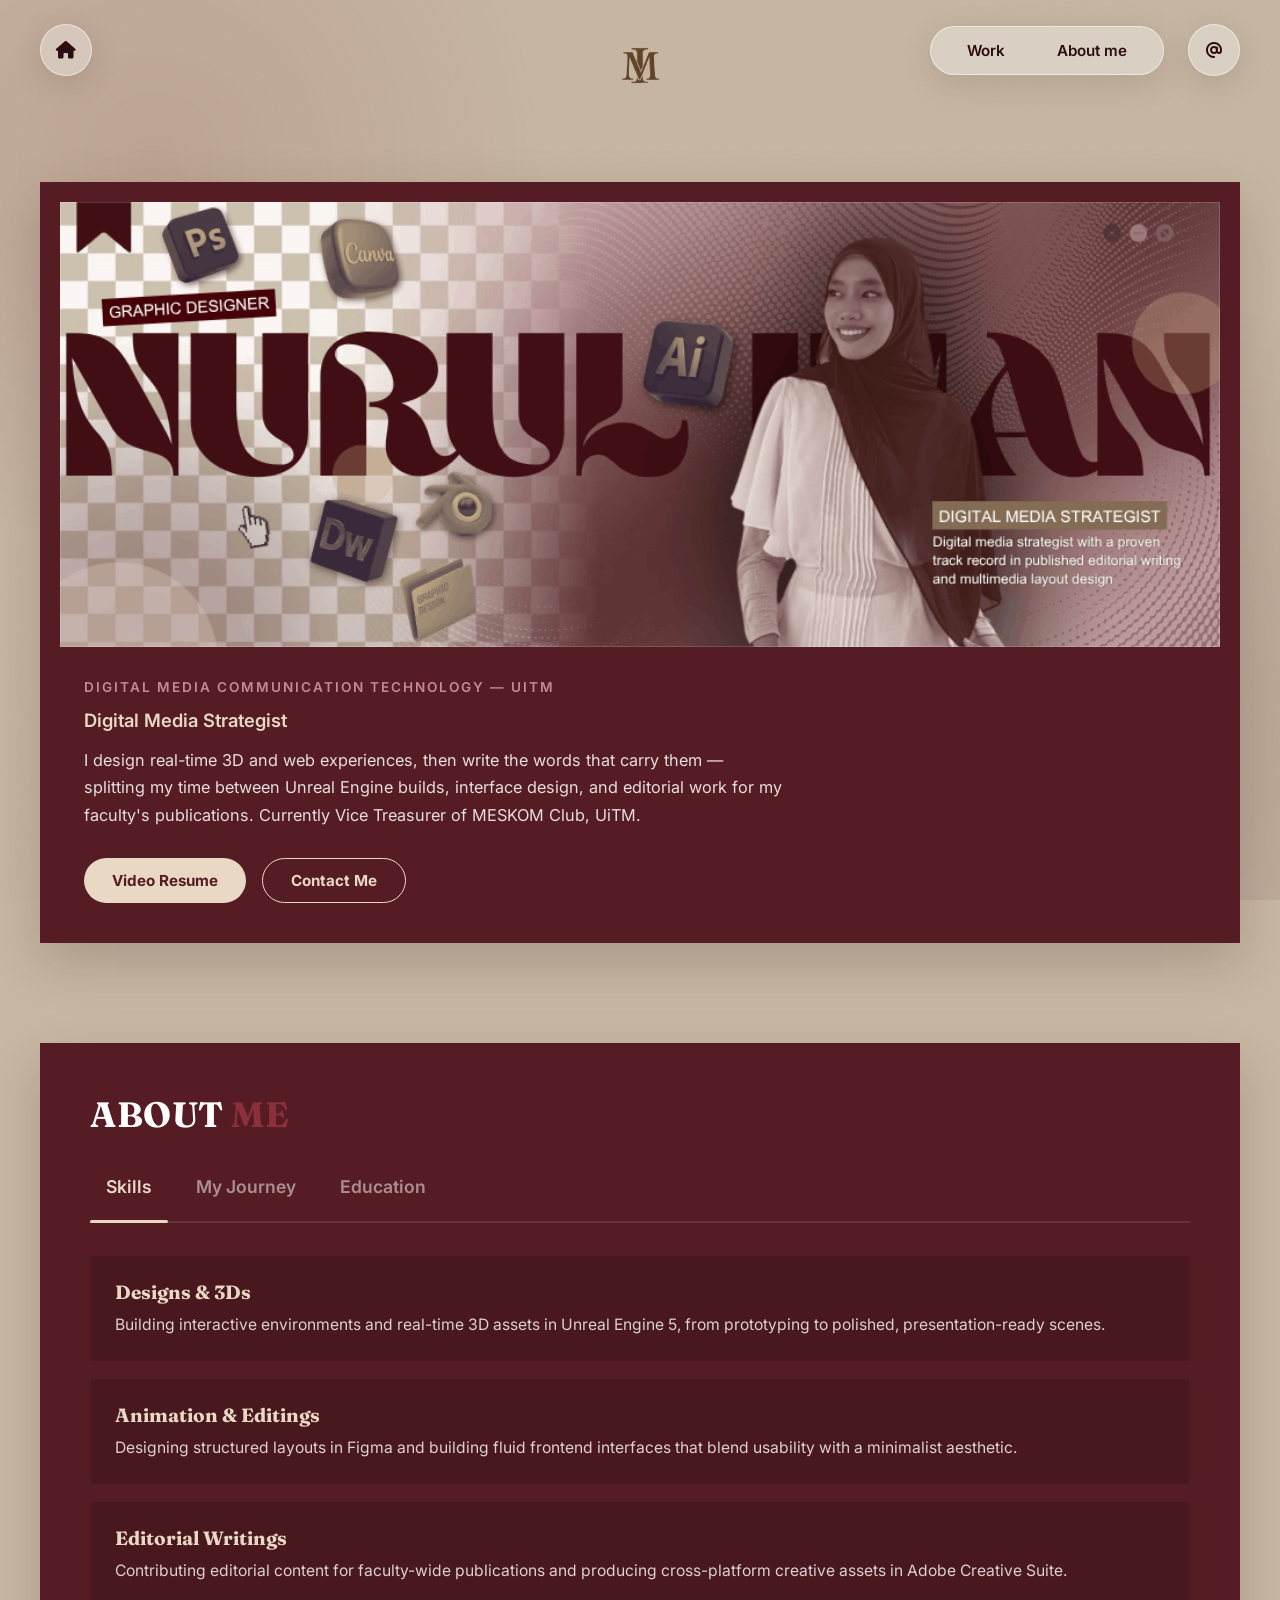
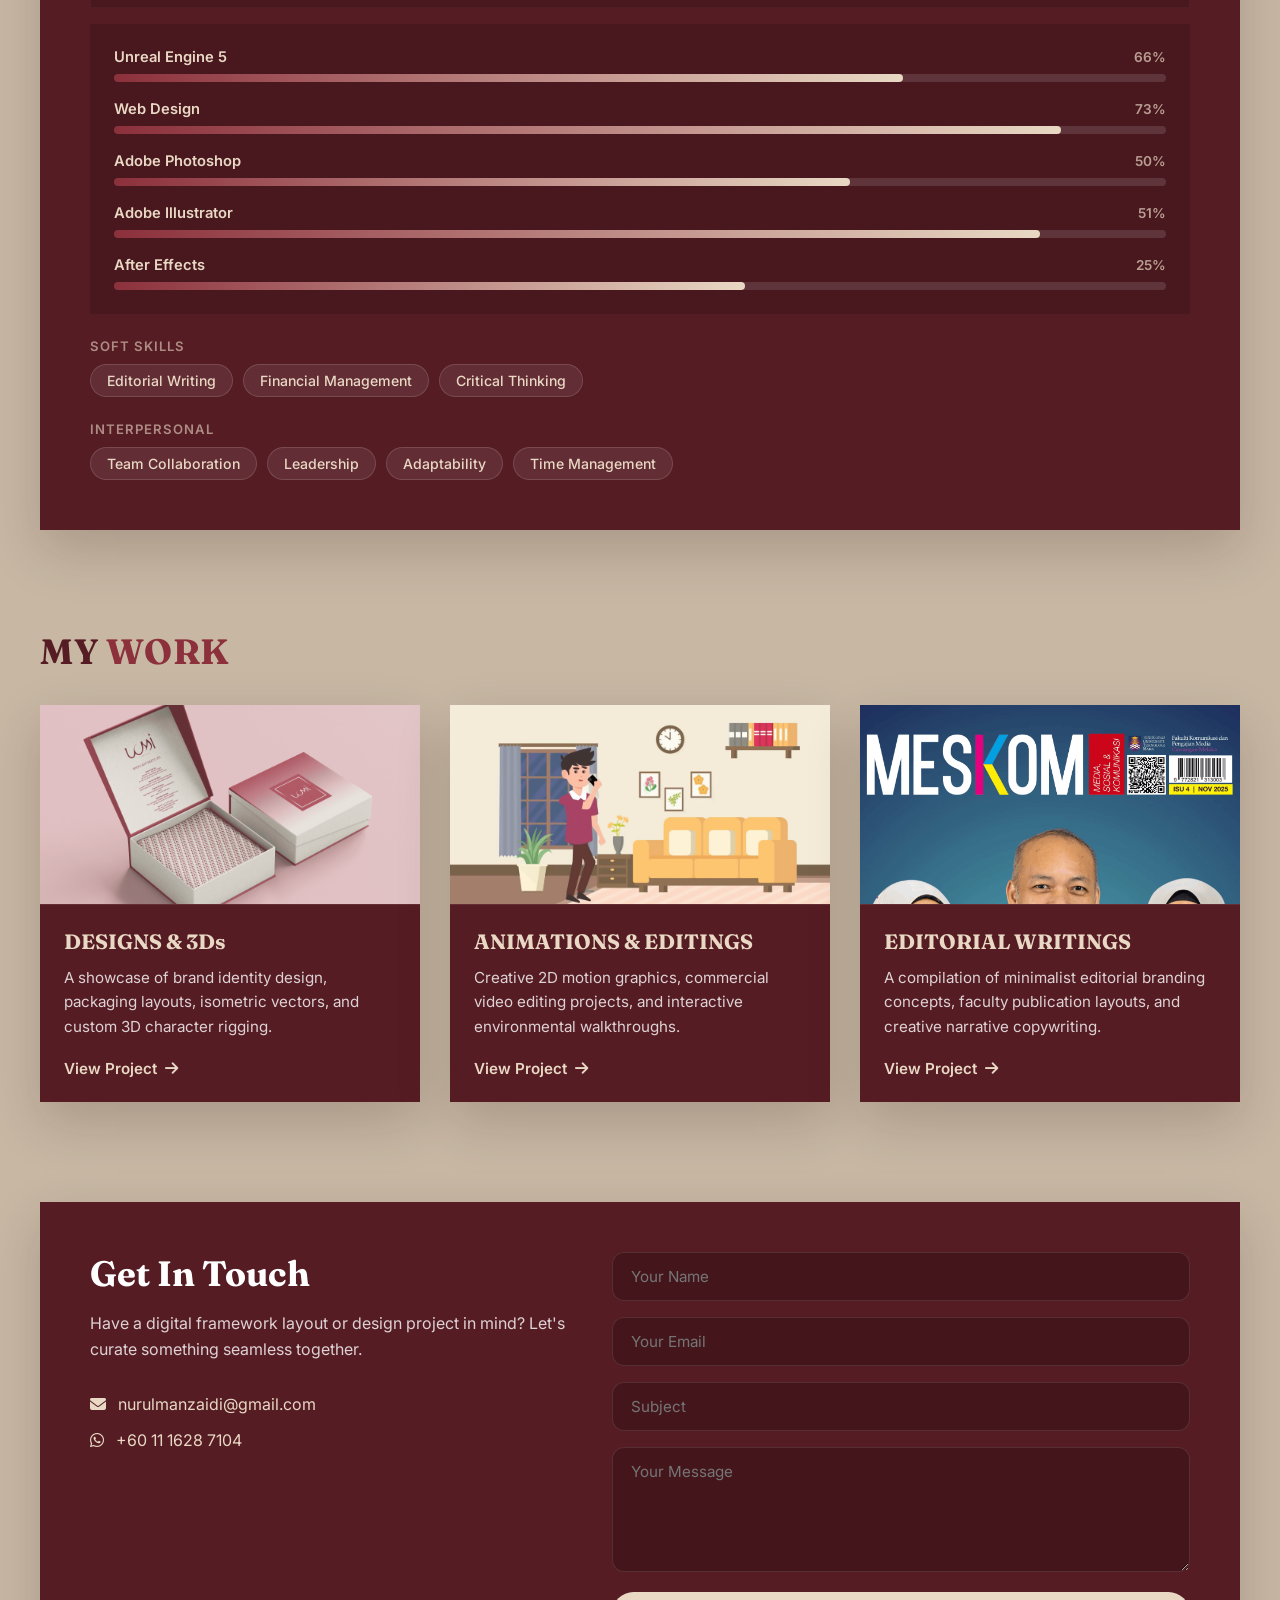
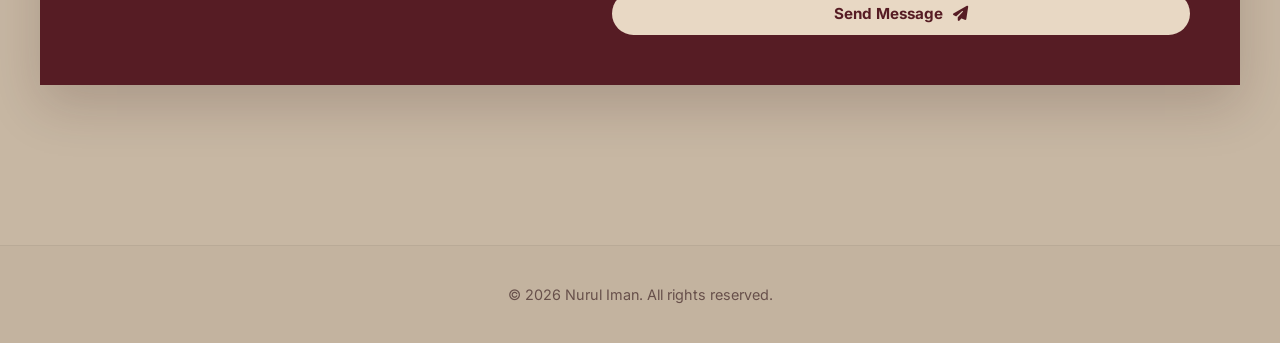
<file: index.html>
<!DOCTYPE html>
<html lang="en">
<head>
    <meta charset="UTF-8">
    <meta name="viewport" content="width=device-width, initial-scale=1.0">
    <title>Nurul Iman</title>
    <link rel="preconnect" href="https://fonts.googleapis.com">
    <link rel="preconnect" href="https://fonts.gstatic.com" crossorigin>
    <link href="https://fonts.googleapis.com/css2?family=Fraunces:opsz,wght@9..144,500;9..144,600;9..144,700&family=Inter:wght@400;500;600;700&display=swap" rel="stylesheet">
    <link rel="stylesheet" href="css/imancss.css">
    <link rel="stylesheet" href="https://cdnjs.cloudflare.com/ajax/libs/font-awesome/6.5.2/css/all.min.css">
</head>
<body>

    <!-- SPLASH / PRELOADER: logo animates in before content is revealed -->
    <div id="preloader">
        <img src="img/logoiman.png" alt="Nurul Iman Logo" class="preloader-logo">
    </div>

    <!-- BRAND LOGO: centered in the top gap, docks beside the Home icon on scroll -->
    <div class="brand-logo" id="brandLogo">
        <img src="img/logoiman.png" alt="Nurul Iman Logo">
    </div>

  <!-- FLOATING NAVIGATION BAR -->
    <header class="navbar glass">
        <a href="#hero" class="nav-icon-btn"><i class="fa-solid fa-house"></i></a>
        <nav class="nav-links">
            <a href="#work" class="nav-item">Work</a>
            <a href="#about" class="nav-item active">About me</a>
        </nav>
        <div class="social-menu-wrapper">
            <button type="button" class="nav-icon-btn social-toggle-btn" aria-expanded="false" aria-label="Social links">
                <i class="fa-solid fa-at"></i>
            </button>
            <div class="social-dropdown">
                <a href="https://www.instagram.com/imanwoo/" target="_blank" rel="noopener" class="social-dropdown-item">Instagram <i class="fa-solid fa-arrow-up-right-from-square"></i></a>
                <a href="https://www.facebook.com/share/18yM1gb2Vv/" target="_blank" rel="noopener" class="social-dropdown-item">Facebook <i class="fa-solid fa-arrow-up-right-from-square"></i></a>
                <a href="https://www.linkedin.com/in/nurul-iman-1207bb411/" target="_blank" rel="noopener" class="social-dropdown-item">LinkedIn <i class="fa-solid fa-arrow-up-right-from-square"></i></a>
                
             
            </div>
        </div>
    </header>
	
    <main class="container">

        <section id="hero" class="hero-section">
            <div class="hero-card mirror-card">
             <div class="hero-image-banner" style="background-image: url('img/nuruliman.png');">
                </div>
                <div class="hero-body">
                    <p class="hero-eyebrow">Digital Media Communication Technology &mdash; UiTM</p>
                    <p class="hero-subtitle">Digital Media Strategist</p>
                    <p class="hero-description">
                        I design real-time 3D and web experiences, then write the words that carry them &mdash; splitting my time between Unreal Engine builds, interface design, and editorial work for my faculty's publications. Currently Vice Treasurer of MESKOM Club, UiTM.
                    </p>
                   <div class="hero-cta">
    <!-- Reverted back to a standard anchor link that opens in a new tab -->
    <a href="https://www.youtube.com/@namivyan" class="btn btn-primary" target="_blank" rel="noopener noreferrer">
        Video Resume
    </a>
    <a href="#contact" class="btn btn-secondary">Contact Me</a>
</div>
                    </div>
                </div>
        </section>
		

        <section id="about" class="about-section">
            <div class="about-card mirror-card">
                <h2 class="section-title">ABOUT <span>ME</span></h2>

                <div class="tabs-nav">
                    <button class="tab-btn active" data-tab="skills">Skills</button>
                    <button class="tab-btn" data-tab="journey">My Journey</button>
                    <button class="tab-btn" data-tab="education">Education</button>
                </div>

                <div class="tab-viewport">

                    <div class="tab-panel active" id="skills">
                        <div class="panel-item">
                            <h3>Designs &amp; 3Ds</h3>
                            <p>Building interactive environments and real-time 3D assets in Unreal Engine 5, from prototyping to polished, presentation-ready scenes.</p>
                        </div>
                        <div class="panel-item">
                            <h3>Animation &amp; Editings</h3>
                            <p>Designing structured layouts in Figma and building fluid frontend interfaces that blend usability with a minimalist aesthetic.</p>
                        </div>
                        <div class="panel-item">
                            <h3>Editorial Writings</h3>
                            <p>Contributing editorial content for faculty-wide publications and producing cross-platform creative assets in Adobe Creative Suite.</p>
                        </div>

                        <div class="skill-bars">
                            <div class="skill-bar-item">
                                <div class="skill-bar-label"><span>Unreal Engine 5</span><span class="skill-bar-percent">0%</span></div>
                                <div class="skill-bar-track"><div class="skill-bar-fill" data-percent="75"></div></div>
                            </div>
                            <div class="skill-bar-item">
                                <div class="skill-bar-label"><span>Web Design</span><span class="skill-bar-percent">0%</span></div>
                                <div class="skill-bar-track"><div class="skill-bar-fill" data-percent="90"></div></div>
                            </div>
                            <div class="skill-bar-item">
                                <div class="skill-bar-label"><span>Adobe Photoshop</span><span class="skill-bar-percent">0%</span></div>
                                <div class="skill-bar-track"><div class="skill-bar-fill" data-percent="70"></div></div>
                            </div>
                            <div class="skill-bar-item">
                                <div class="skill-bar-label"><span>Adobe Illustrator</span><span class="skill-bar-percent">0%</span></div>
                                <div class="skill-bar-track"><div class="skill-bar-fill" data-percent="88"></div></div>
                            </div>
                            <div class="skill-bar-item">
                                <div class="skill-bar-label"><span>After Effects</span><span class="skill-bar-percent">0%</span></div>
                                <div class="skill-bar-track"><div class="skill-bar-fill" data-percent="60"></div></div>
                            </div>
                        </div>

                        <div class="tag-group">
                            <p class="tag-group-label">Soft Skills</p>
                            <div class="tag-list">
                                <span class="tag">Editorial Writing</span>
                                <span class="tag">Financial Management</span>
                                <span class="tag">Critical Thinking</span>
                            </div>
                        </div>
                        <div class="tag-group">
                            <p class="tag-group-label">Interpersonal</p>
                            <div class="tag-list">
                                <span class="tag">Team Collaboration</span>
                                <span class="tag">Leadership</span>
                                <span class="tag">Adaptability</span>
                                <span class="tag">Time Management</span>
                            </div>
                        </div>
                    </div>

                    <div class="tab-panel" id="journey">
                        <div class="timeline">

                            <div class="timeline-item">
                                <span class="timeline-dot"></span>
                                <p class="timeline-date">2024 &ndash; 2026</p>
                                <h3>Editorial Team Member, MESKOM Club</h3>
                                <p>Contributed editorial content for faculty-wide publications, using creative writing to cover club and campus events.</p>
                            </div>

                            <div class="timeline-item">
                                <span class="timeline-dot"></span>
                                <p class="timeline-date">2025</p>
                                <h3>Technical Bureau Member, Junior Crew &mdash; NGT, PIXELFES 1.0</h3>
                                <p>Provided technical support and helped coordinate creative workflows to keep event assets on schedule.</p>
                            </div>

                            <div class="timeline-item">
                                <span class="timeline-dot"></span>
                                <p class="timeline-date">2025</p>
                                <h3>Crowd Management &amp; Logistics, Neo&ndash;South Film Festival</h3>
                                <p>Orchestrated crowd flow and venue safety for a high-traffic campus film festival, working with the organizing committee on entry, exit, and attendee security.</p>
                            </div>

                            <div class="timeline-item">
                                <span class="timeline-dot"></span>
                                <p class="timeline-date">2025</p>
                                <h3>F&amp;B Logistics, MassComm Alumni Homecoming (Hi&ndash;Tea Reunion)</h3>
                                <p>Facilitated food and beverage operations for a large-scale alumni event.</p>
                            </div>

                            <div class="timeline-item">
                                <span class="timeline-dot"></span>
                                <p class="timeline-date">2026</p>
                                <h3>Treasurer, Beta Fiesta &mdash; PIXELFES 2.0</h3>
                                <p>Managed budget allocations and financial tracking for a large-scale campus event, ensuring accurate reporting from planning through execution.</p>
                            </div>

                            <div class="timeline-item">
                                <span class="timeline-dot"></span>
                                <p class="timeline-date">2026</p>
                                <h3>Vice Treasurer, MESKOM Club</h3>
                                <p>Overseeing financial records and budgeting for club operations.</p>
                            </div>

                        </div>
                    </div>

                    <div class="tab-panel" id="education">
                        <div class="panel-item">
                            <h3>Diploma in Digital Media Communication Technology</h3>
                            <p class="meta-info">Universiti Teknologi MARA (UiTM), Alor Gajah, Melaka &nbsp;|&nbsp; 2024 &ndash; Present &nbsp;|&nbsp; CGPA 3.58</p>
                            <p>Focusing on strategic communications, backend/frontend layouts, interactive multimedia systems, and data assessment workflows.</p>
                        </div>
                        <div class="panel-item">
                            <h3>Sijil Pelajaran Malaysia (SPM)</h3>
                            <p class="meta-info">SMK Datok Lokman &nbsp;|&nbsp; 2019 &ndash; 2024 &nbsp;|&nbsp; 4A's </p>
                        </div>
                    </div>

                </div>
            </div>
        </section>

        <section id="work" class="work-section">
            <h2 class="section-title">MY <span>WORK</span></h2>
            <div class="work-grid">
              <div class="project-card mirror-card">
    <div class="project-thumb">
        <img src="img/graphicdesign/GD3.png" alt="UI/UX Portfolio Preview">
    </div>
    <div class="project-info">
        <h3>DESIGNS &amp; 3Ds</h3>
        <p>A showcase of brand identity design, packaging layouts, isometric vectors, and custom 3D character rigging.</p>
        <a href="project.html" class="view-project-link">View Project <i class="fa-solid fa-arrow-right"></i></a>
    </div>
</div>

<div class="project-card mirror-card">
    <div class="project-thumb">
        <img src="img/edi1.png" alt="3D Environments Preview">
    </div>
    <div class="project-info">
        <h3>ANIMATIONS &amp; EDITINGS</h3>
        <p>Creative 2D motion graphics, commercial video editing projects, and interactive environmental walkthroughs.</p>
        <a href="project.html" class="view-project-link">View Project <i class="fa-solid fa-arrow-right"></i></a>
    </div>
</div>

<div class="project-card mirror-card">
    <div class="project-thumb">
        <img src="img/articles1.png" alt="Editorial Writings Preview">
    </div>
    <div class="project-info">
        <h3>EDITORIAL WRITINGS</h3>
        <p>A compilation of minimalist editorial branding concepts, faculty publication layouts, and creative narrative copywriting.</p>
        <a href="project.html" class="view-project-link">View Project <i class="fa-solid fa-arrow-right"></i></a>
    </div>
</div>
                </div>
            
        </section>

        <section id="contact" class="contact-section">
            <div class="contact-container mirror-card">
                <div class="contact-info">
                    <h2>Get In <span>Touch</span></h2>
                    <p>Have a digital framework layout or design project in mind? Let's curate something seamless together.</p>
                    <div class="info-links">
                        <a href="mailto:nurulmanzaidi@gmail.com"><i class="fa-solid fa-envelope"></i> nurulmanzaidi@gmail.com</a>
                       <a href="https://wa.me/601116287104" target="_blank" rel="noopener"><i class="fa-brands fa-whatsapp"></i> +60 11 1628 7104</a>
                    </div>
                </div>
                
                <!-- INTEGRATED POST METHOD ENGINE WITH WEB3FORMS BACKEND API -->
                <form action="https://api.web3forms.com/submit" method="POST" class="contact-form">
                    
                    <!-- Your Web3Forms Access Key -->
                    <input type="hidden" name="access_key" value="a4de2716-54a9-45b9-9e8f-23bddbbc25c5">
                    
                    <div class="form-group">
                        <input type="text" name="name" placeholder="Your Name" required>
                    </div>
                    <div class="form-group">
                        <input type="email" name="email" placeholder="Your Email" required>
                    </div>
                    <div class="form-group">
                        <input type="text" name="subject" placeholder="Subject">
                    </div>
                    <div class="form-group">
                        <textarea name="message" placeholder="Your Message" rows="5" required></textarea>
                    </div>
                    <button type="submit" class="btn btn-primary form-submit-btn">Send Message <i class="fa-solid fa-paper-plane"></i></button>
                </form>
            </div>
        </section>

    </main>

    <footer class="footer">
        <p>&copy; 2026 Nurul Iman. All rights reserved.</p>
    </footer>

   <div id="mediaModal" class="media-modal" aria-hidden="true">
        <div class="modal-content">
            <button type="button" class="modal-close" aria-label="Close modal">&times;</button>
            <div class="modal-body" id="modalBody"></div>
        </div>
    </div>

    <script src="js/imanjs.js"></script>
</body>
</html>
</file>
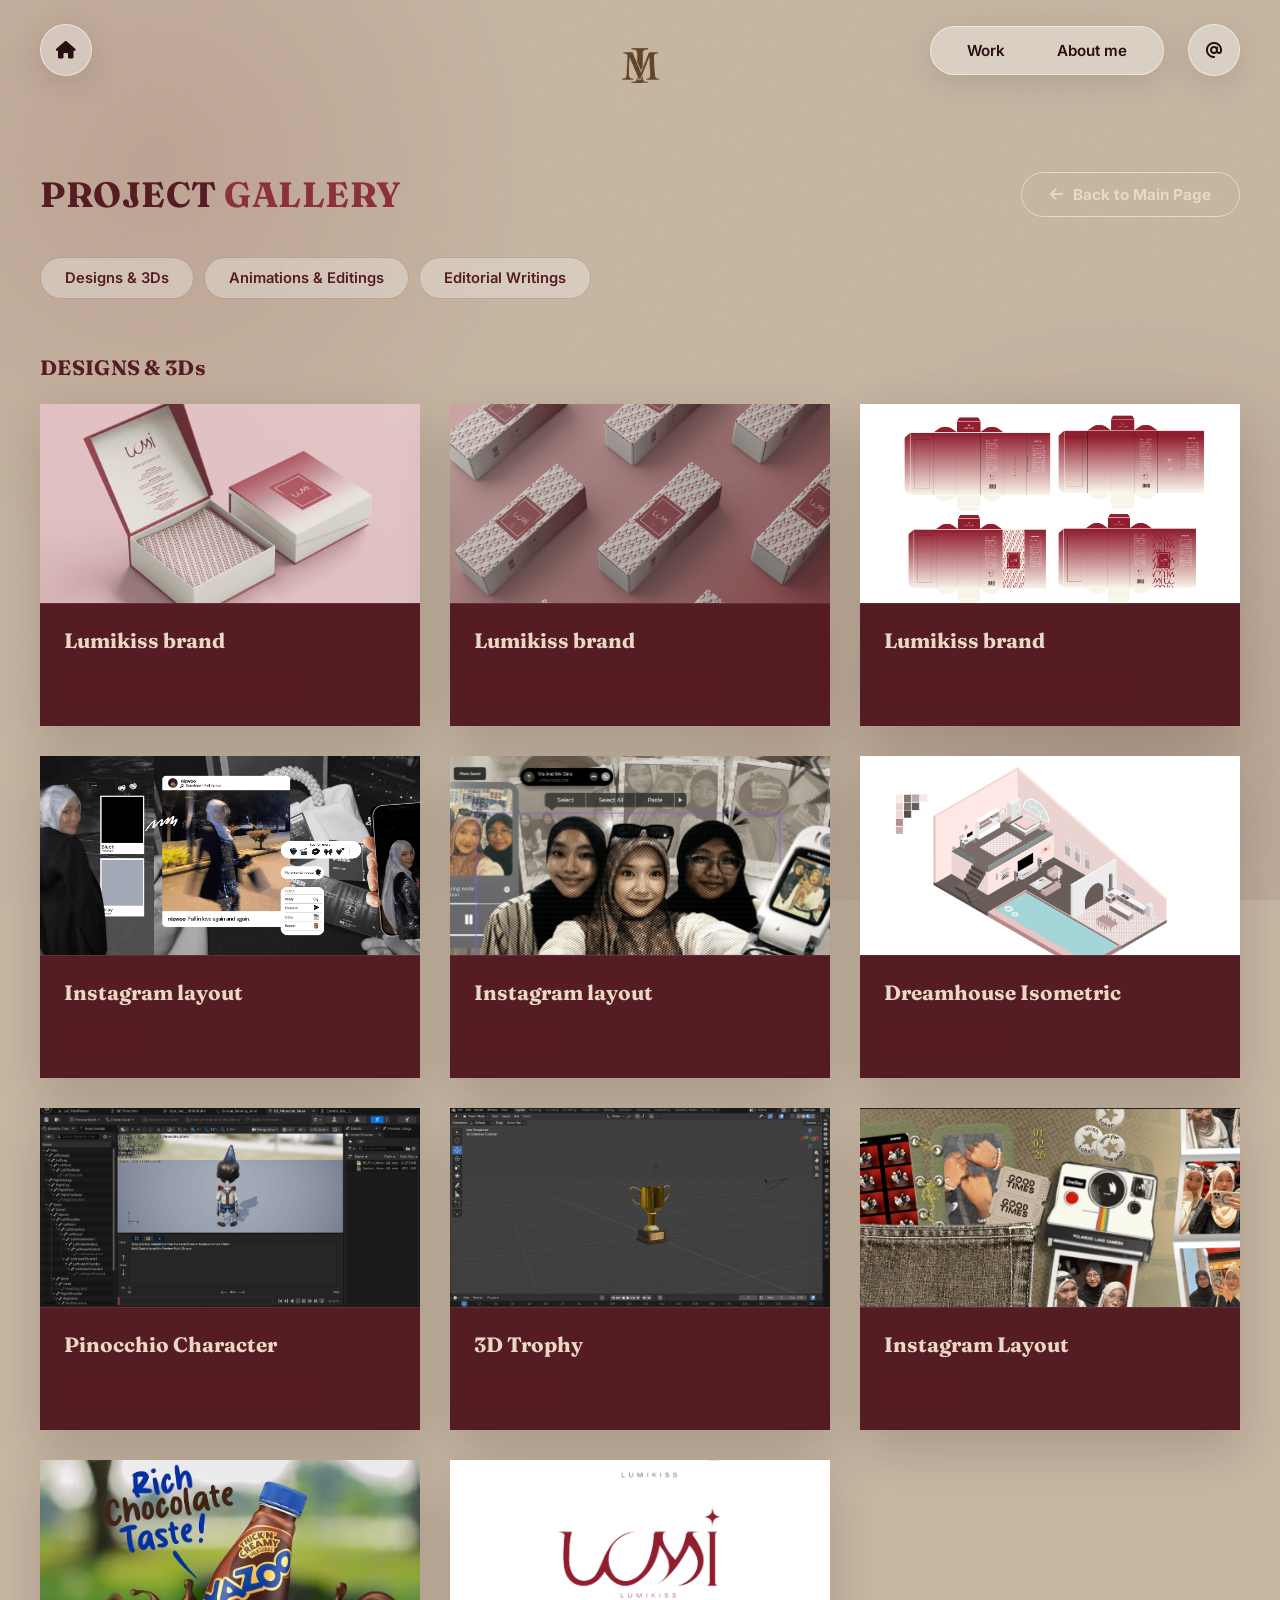
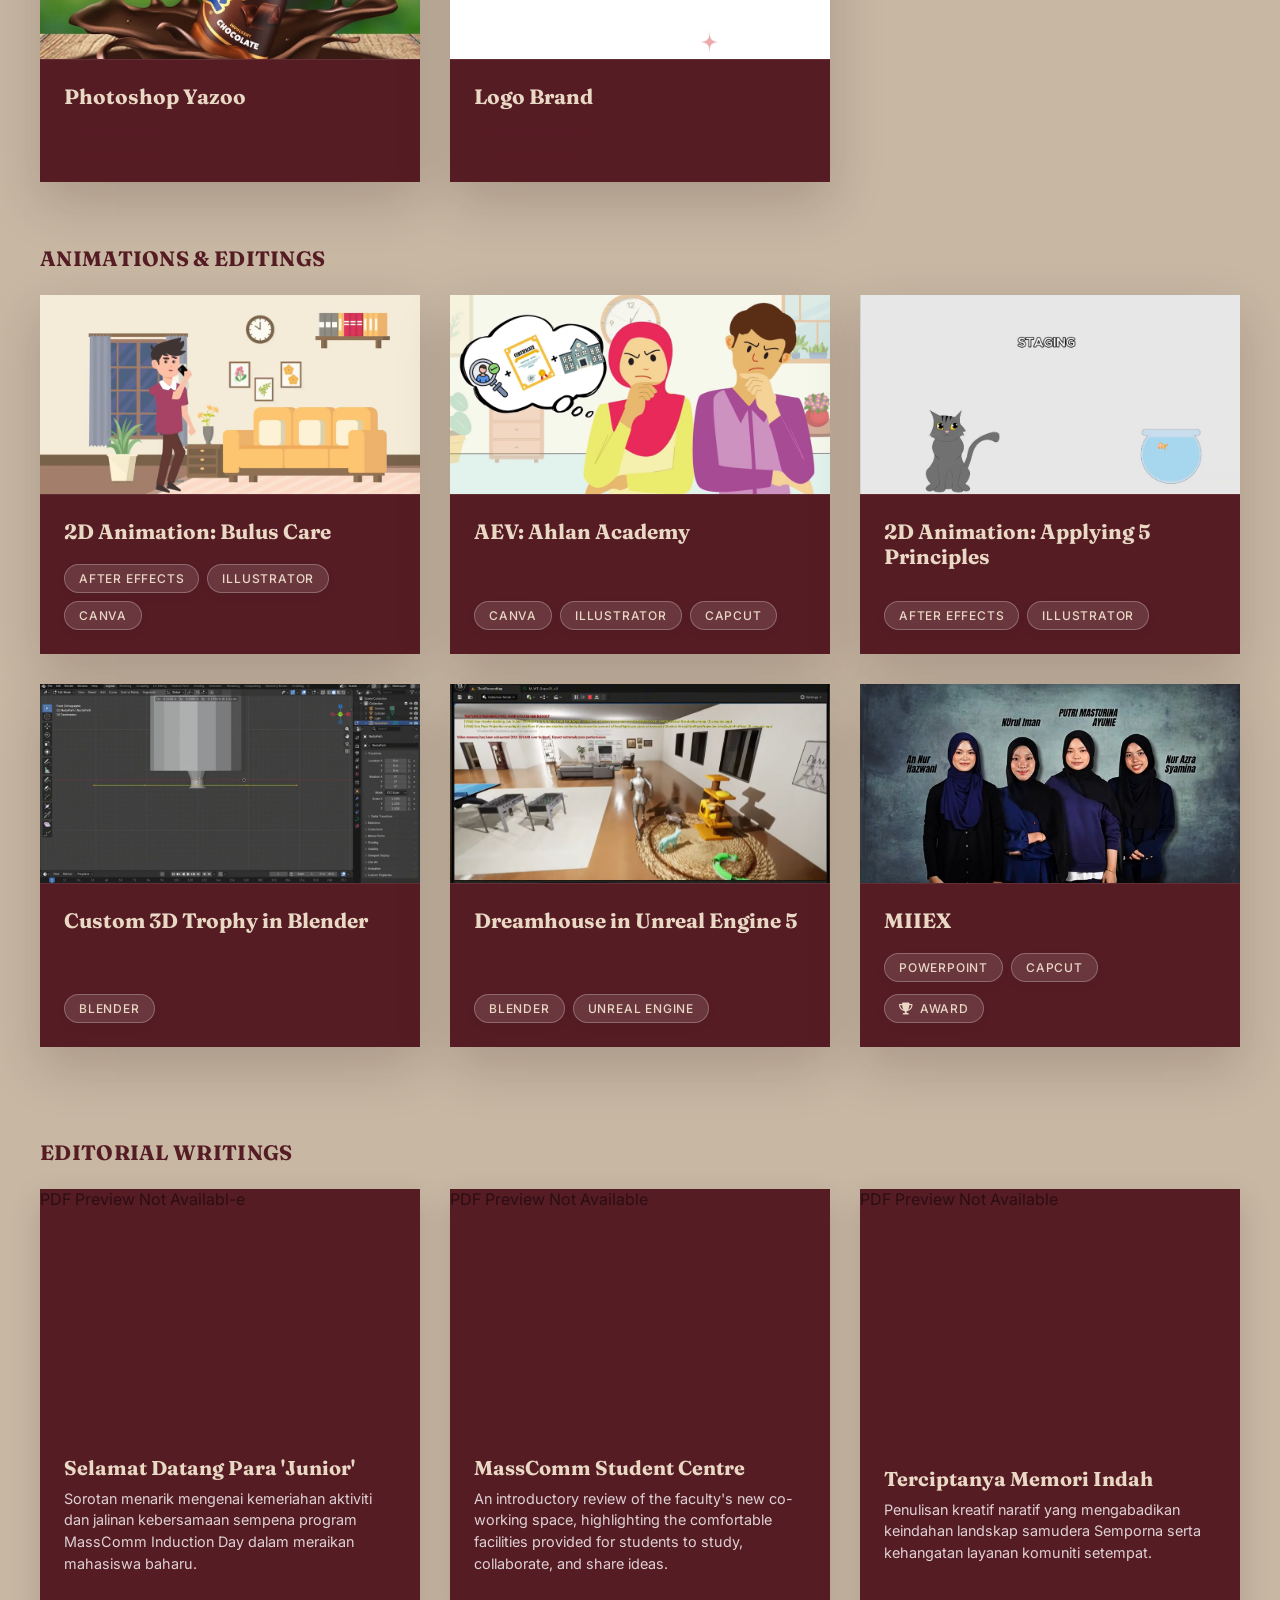
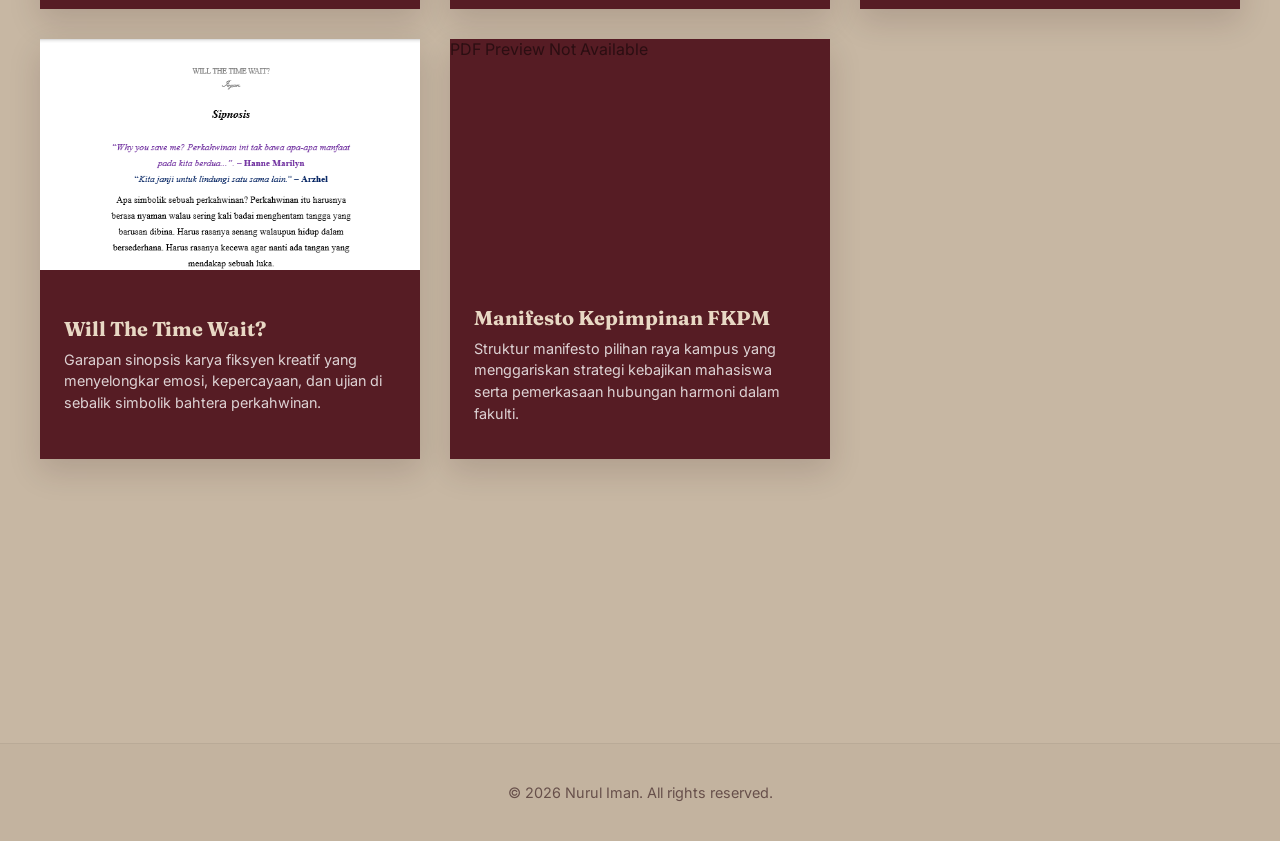
<file: project.html>
<!DOCTYPE html>
<html lang="en">
<head>
    <meta charset="UTF-8">
    <meta name="viewport" content="width=device-width, initial-scale=1.0">
    <title>Nurul Iman | Projects Gallery</title>

    <link rel="preconnect" href="https://fonts.googleapis.com">
    <link rel="preconnect" href="https://fonts.gstatic.com" crossorigin>
    <link href="https://fonts.googleapis.com/css2?family=Fraunces:opsz,wght@9..144,500;9..144,600;9..144,700&family=Inter:wght@400;500;600;700&display=swap" rel="stylesheet">

    <!-- Custom CSS stylesheet link -->
    <link rel="stylesheet" href="css/projectcss.css">

    <!-- Vector icon pack connection -->
    <link rel="stylesheet" href="https://cdnjs.cloudflare.com/ajax/libs/font-awesome/6.5.2/css/all.min.css">
</head>
<body>

    <!-- BRAND LOGO: sits at the top, fades out while scrolling -->
    <div class="brand-logo" id="brandLogo">
        <img src="img/logoiman.png" alt="Nurul Iman Logo">
    </div>

    <!-- FLOATING NAVIGATION BAR -->
    <header class="navbar glass">
        <a href="index.html#hero" class="nav-icon-btn" title="Home"><i class="fa-solid fa-house"></i></a>
        <nav class="nav-links">
            <a href="index.html#work" class="nav-item active">Work</a>
            <a href="index.html#about" class="nav-item">About me</a>
        </nav>
        <div class="social-menu-wrapper">
            <button type="button" class="nav-icon-btn social-toggle-btn" aria-expanded="false" aria-label="Social links">
                <i class="fa-solid fa-at"></i>
            </button>
            <div class="social-dropdown">
                <a href="https://www.instagram.com/imanwoo/" target="_blank" rel="noopener" class="social-dropdown-item">Instagram <i class="fa-solid fa-arrow-up-right-from-square"></i></a>
                <a href="https://www.facebook.com/share/18yM1gb2Vv/" target="_blank" rel="noopener" class="social-dropdown-item">Facebook <i class="fa-solid fa-arrow-up-right-from-square"></i></a>
                <a href="https://www.linkedin.com/in/nurul-iman-1207bb411/" target="_blank" rel="noopener" class="social-dropdown-item">LinkedIn <i class="fa-solid fa-arrow-up-right-from-square"></i></a>
				
			
            </div>
        </div>
    </header>

    <main class="container">

        <!-- PROJECT GALLERY HEADER -->
        <section class="work-section project-gallery-section">
            <div class="project-header-flex">
                <h2 class="section-title">PROJECT <span>GALLERY</span></h2>
                <a href="index.html#work" class="btn btn-secondary"><i class="fa-solid fa-arrow-left"></i> Back to Main Page</a>
            </div>

            <!-- CATEGORY SUB-NAVIGATION: jumps to each project category below -->
            <nav class="project-subnav">
                <a href="#category-uiux" class="subnav-item active">Designs &amp; 3Ds</a>
                <a href="#category-3d" class="subnav-item">Animations &amp; Editings</a>
                <a href="#category-editorial" class="subnav-item">Editorial Writings</a>
            </nav>

        <!-- CATEGORY: DESIGNS & 3Ds -->
        <div class="project-category" id="category-uiux">
            <h3 class="category-heading">DESIGNS &amp; 3Ds</h3>
            <div class="work-grid">

                <!-- CARD 1 -->
                <div class="project-card mirror-card image-modal-card" data-full-img="img/graphicdesign/GD3.png" style="cursor: pointer;">
                    <div class="project-thumb">
                        <img src="img/graphicdesign/GD3.png" alt="Lumikiss brand packaging open box">
                    </div>
                    <div class="project-info">
                        <h3>Lumikiss brand</h3>
                        <div class="software-badges">
                            <span class="badge ai">Illustrator</span>
                            <span class="badge ps">Photoshop</span>
                        </div>
                    </div>
                </div>

                <!-- CARD 2 -->
                <div class="project-card mirror-card image-modal-card" data-full-img="img/graphicdesign/GD4.png" style="cursor: pointer;">
                    <div class="project-thumb">
                       <img src="img/graphicdesign/GD4.png" alt="Lumikiss brand multi box alignment">
                    </div>
                    <div class="project-info">
                        <h3>Lumikiss brand</h3>
                        <div class="software-badges">
                            <span class="badge ai">Illustrator</span>
                            <span class="badge ps">Photoshop</span>
                        </div>
                    </div>
                </div>

                <!-- CARD 3 -->
                <div class="project-card mirror-card image-modal-card" data-full-img="img/graphicdesign/GD5.png" style="cursor: pointer;">
                    <div class="project-thumb">
                        <img src="img/graphicdesign/GD5.png" alt="Lumikiss brand flat layout outlines">
                    </div>
                    <div class="project-info">
                        <h3>Lumikiss brand</h3>
                        <div class="software-badges">
                            <span class="badge ai">Illustrator</span>
                            <span class="badge ps">Photoshop</span>
                        </div>
                    </div>
                </div>

                <!-- CARD 4 -->
                <div class="project-card mirror-card image-modal-card" data-full-img="img/graphicdesign/random1.png" style="cursor: pointer;">
                    <div class="project-thumb">
                       <img src="img/graphicdesign/random1.png" alt="Yazoo Chocolate milk advertisement fluid spill">
                    </div>
                    <div class="project-info">
                        <h3>Instagram layout</h3>
                        <div class="software-badges">
                            <span class="badge ps">CANVA</span>
                        </div>
                    </div>
                </div>

                <!-- CARD 5 -->
                <div class="project-card mirror-card image-modal-card" data-full-img="img/graphicdesign/random2.png" style="cursor: pointer;">
                    <div class="project-thumb">
                       <img src="img/graphicdesign/random2.png" alt="Lumikiss vector font logomark design">
                    </div>
                    <div class="project-info">
                        <h3>Instagram layout</h3>
                        <div class="software-badges">
                            <span class="badge ai">CANVA</span>
                        </div>
                    </div>
                </div>

               <!-- CARD 6 -->
                <div class="project-card mirror-card image-modal-card" data-full-img="img/graphicdesign/isometric.png" style="cursor: pointer;">
                    <div class="project-thumb">
                       <img src="img/graphicdesign/isometric.png" alt="Dreamhouse Isometric architectural floor vector preview">
                    </div>
                    <div class="project-info">
                        <h3>Dreamhouse Isometric</h3>
                        <div class="software-badges">
                            <span class="badge ai">Illustrator</span>
                        </div>
                    </div>
                </div>
				
                <!-- CARD 7 -->
                <div class="project-card mirror-card image-modal-card" data-full-img="img/graphicdesign/3D1.png" style="cursor: pointer;">
                    <div class="project-thumb">
                        <img src="img/graphicdesign/3D1.png" alt="Pinocchio 3D custom skeletal rigging rig blueprint layout node window">
                    </div>
                    <div class="project-info">
                        <h3>Pinocchio Character</h3>
                        <div class="software-badges">
                            <span class="badge blender">Blender</span>
                            <span class="badge mixamo">Mixamo</span>
                            <span class="badge ue5">UE5</span>
                        </div>
                    </div>
                </div>

                <!-- CARD 8 -->
                <div class="project-card mirror-card image-modal-card" data-full-img="img/graphicdesign/3D2.png" style="cursor: pointer;">
                    <div class="project-thumb">
                      <img src="img/graphicdesign/3D2.png" alt="Gold Trophy shiny metallic surface block render view">
                    </div>
                    <div class="project-info">
                        <h3>3D Trophy</h3>
                        <div class="software-badges">
                            <span class="badge blender">Blender</span>
                        </div>
                    </div>
                </div>

                <!-- CARD 9 -->
                <div class="project-card mirror-card image-modal-card" data-full-img="img/graphicdesign/random3.png" style="cursor: pointer;">
                    <div class="project-thumb">
                      <img src="img/graphicdesign/random3.png" alt="Instagram Layout collage frame 01 mockup text grid">
                    </div>
                    <div class="project-info">
                        <h3>Instagram Layout</h3>
                        <div class="software-badges">
                            <span class="badge canva">Canva</span>
                        </div>
                    </div>
                </div>

                <!-- CARD 10 -->
                <div class="project-card mirror-card image-modal-card" data-full-img="img/graphicdesign/cocoa.jpg" style="cursor: pointer;">
                    <div class="project-thumb">
                      <img src="img/graphicdesign/cocoa.jpg" alt="Instagram Layout collage frame 02 polaroid film filter layout">
                    </div>
                    <div class="project-info">
                        <h3>Photoshop Yazoo</h3>
                        <div class="software-badges">
                            <span class="badge canva">PHOTOSHOP</span>
                        </div>
                    </div>
                </div>

                <!-- CARD 11 -->
                <div class="project-card mirror-card image-modal-card" data-full-img="img/graphicdesign/GD2.png" style="cursor: pointer;">
                    <div class="project-thumb">
                      <img src="img/graphicdesign/GD2.png" alt="Instagram Layout collage frame 03 denim jeans pocket backdrop layout">
                    </div>
                    <div class="project-info">
                        <h3>Logo Brand</h3>
                        <div class="software-badges">
                            <span class="badge canva">ILLUSTRATOR</span>
                        </div>
                    </div>
                </div>

            </div>
        </div>
			
<!-- CATEGORY: ANIMATIONS & EDITINGS -->
            <div class="project-category" id="category-3d">
                <h3 class="category-heading">ANIMATIONS &amp; EDITINGS</h3>
                <div class="work-grid">

                    <!-- VIDEO CARD 1: BULUS CARE -->
                    <div class="project-card mirror-card video-modal-card" data-youtube="https://www.youtube.com/embed/LeE30hqPzmk">
                        <div class="project-thumb">
                            <img src="img/edi1.png" alt="2D Animation: Bulus Care">
                        </div>
                        <div class="project-info">
                            <h3>2D Animation: Bulus Care</h3>
                            <div class="software-badges">
                                <span class="badge">After Effects</span>
                                <span class="badge">Illustrator</span>
                                <span class="badge">Canva</span>
                            </div>
                        </div>
                    </div>

                    <!-- VIDEO CARD 2: AHLAN ACADEMY -->
                    <div class="project-card mirror-card video-modal-card" data-youtube="https://www.youtube.com/embed/fsOeLhVEgac">
                        <div class="project-thumb">
                            <img src="img/edit2.png" alt="AEV: Ahlan Academy">
                        </div>
                        <div class="project-info">
                            <h3>AEV: Ahlan Academy</h3>
                            <div class="software-badges">
                                <span class="badge">Canva</span>
                                <span class="badge">Illustrator</span>
                                <span class="badge">CapCut</span>
                            </div>
                        </div>
                    </div>

                    <!-- VIDEO CARD 3: 5 PRINCIPLES -->
                    <div class="project-card mirror-card video-modal-card" data-youtube="https://www.youtube.com/embed/xnZ9wS9dLq0">
                        <div class="project-thumb">
                            <img src="img/edit3.png" alt="2D Animation: Applying 5 Principles">
                        </div>
                        <div class="project-info">
                            <h3>2D Animation: Applying 5 Principles</h3>
                            <div class="software-badges">
                                <span class="badge">After Effects</span>
                                <span class="badge">Illustrator</span>
                            </div>
                        </div>
                    </div>

                    <!-- VIDEO CARD 4: CUSTOM 3D TROPHY -->
                    <div class="project-card mirror-card video-modal-card" data-youtube="https://www.youtube.com/embed/ZA1IvALgG7M">
                        <div class="project-thumb">
                            <img src="img/edit4.png" alt="Custom 3D Trophy in Blender">
                        </div>
                        <div class="project-info">
                            <h3>Custom 3D Trophy in Blender</h3>
                            <div class="software-badges">
                                <span class="badge">Blender</span>
                            </div>
                        </div>
                    </div>

                    <!-- VIDEO CARD 5: DREAMHOUSE UNREAL ENGINE -->
                    <div class="project-card mirror-card video-modal-card" data-youtube="https://www.youtube.com/embed/Peopfjt1_bw">
                        <div class="project-thumb">
                            <img src="img/edit5.png" alt="Dreamhouse in Unreal Engine 5!">
                        </div>
                        <div class="project-info">
                            <h3>Dreamhouse in Unreal Engine 5</h3>
                            <div class="software-badges">
                                <span class="badge">Blender</span>
                                <span class="badge">Unreal Engine</span>
                            </div>
                        </div>
                    </div>

                 <!-- VIDEO CARD 6: MIIEX -->
                    <div class="project-card mirror-card video-modal-card" data-youtube="https://www.youtube.com/embed/XxXpzLdwfHc" style="cursor: pointer;">
                        <div class="project-thumb">
                            <img src="img/edit6.png" alt="MIIEX Project Preview">
                        </div>
                        <div class="project-info">
                            <h3>MIIEX</h3>
                            <div class="software-badges" style="margin-bottom: 12px;">
                                <span class="badge">PowerPoint</span>
                                <span class="badge">CapCut</span>
                            </div>
                            
                            <!-- PILL-SHAPED AWARD BUTTON -->
                            <div style="margin-top: auto; width: 100%;">
                                <button type="button" class="cert-modal-btn" data-pdf="img/Silver Award - D413.pdf" style="padding: 6px 14px; font-size: 0.75rem; font-weight: 500; letter-spacing: 0.8px; text-transform: uppercase; border-radius: 20px; background: rgba(255, 255, 255, 0.12); backdrop-filter: blur(4px); -webkit-backdrop-filter: blur(4px); color: var(--color-cream-light); border: 1px solid rgba(255, 255, 255, 0.25); box-shadow: 0 4px 10px rgba(0, 0, 0, 0.05); cursor: pointer; display: inline-flex; align-items: center; gap: 6px; transition: all 0.3s ease;">
                                    <i class="fa-solid fa-trophy"></i> Award
                                </button>
                            </div>
                        </div>
                    </div> <!-- Cleanly ends Video Card 6 -->

                </div> <!-- Cleanly ends the .work-grid container layout -->
            </div> <!-- Cleanly ends the #category-3d section box layout -->
                            <!-- PILL-SHAPED AWARD BUTTON -->
                            <div style="margin-top: auto; width: 100%;">
                                <button type="button" class="cert-modal-btn" data-pdf="img/Silver Award - D413.pdf" style="padding: 6px 14px; font-size: 0.75rem; font-weight: 500; letter-spacing: 0.8px; text-transform: uppercase; border-radius: 20px; background: rgba(255, 255, 255, 0.12); backdrop-filter: blur(4px); -webkit-backdrop-filter: blur(4px); color: var(--color-cream-light); border: 1px solid rgba(255, 255, 255, 0.25); box-shadow: 0 4px 10px rgba(0, 0, 0, 0.05); cursor: pointer; display: inline-flex; align-items: center; gap: 6px; transition: all 0.3s ease;">
                                    <i class="fa-solid fa-trophy"></i> Award
                                </button>
                            </div>
                         
                            
                         
					
       <!-- CATEGORY: EDITORIAL WRITINGS -->
<div class="project-category" id="category-editorial">
    <h3 class="category-heading">EDITORIAL WRITINGS</h3>
    
    <div class="editorial-grid">

        <!-- CARD 1 -->
       <div class="editorial-card" data-pdf="img/articles3.pdf">
    <div class="card-image-box">
        <object data="img/articles3.pdf#toolbar=0&navpanes=0&scrollbar=0" type="application/pdf" width="100%" height="100%">
            <p>PDF Preview Not Availabl-e</p>
        </object>
    </div>
    <div class="card-info-overlay">
        <h3>Selamat Datang Para 'Junior'</h3>
        <p>Sorotan menarik mengenai kemeriahan aktiviti dan jalinan kebersamaan sempena program MassComm Induction Day dalam meraikan mahasiswa baharu.</p>
    </div>
</div>

        <!-- CARD 2 -->
         <div class="editorial-card" data-pdf="img/articles4.pdf">
    <div class="card-image-box">
        <object data="img/articles4.pdf#toolbar=0&navpanes=0&scrollbar=0" type="application/pdf" width="100%" height="100%">
            <p>PDF Preview Not Available</p>
        </object>
    </div>
    <div class="card-info-overlay">
        <h3>MassComm Student Centre</h3>
        <p>An introductory review of the faculty's new co-working space, highlighting the comfortable facilities provided for students to study, collaborate, and share ideas.</p>
    </div>
</div>

        <!-- CARD 3 -->
         <div class="editorial-card" data-pdf="img/articles5.pdf">
    <div class="card-image-box">
        <object data="img/articles5.pdf" type="application/pdf" width="100%" height="100%">
            <p>PDF Preview Not Available</p>
        </object>
    </div>
    <div class="card-info-overlay">
        <h3>Terciptanya Memori Indah</h3>
        <p>Penulisan kreatif naratif yang mengabadikan keindahan landskap samudera Semporna serta kehangatan layanan komuniti setempat.</p>
    </div>
</div>
		
        <!-- CARD 4 -->
<div class="editorial-card" data-full-img="img/articles6.png">
    <div class="card-image-box">
        <img src="img/articles6.png" alt="Editorial Title 04 Thumbnail">
    </div>
    <div class="card-info-overlay">
        <h3>Will The Time Wait?</h3>
        <p>Garapan sinopsis karya fiksyen kreatif yang menyelongkar emosi, kepercayaan, dan ujian di sebalik simbolik bahtera perkahwinan.</p>
    </div>
</div>

        <!-- CARD 5 -->
        <div class="editorial-card" data-pdf="img/MANIFESTO CALON.pdf">
    <div class="card-image-box">
        <object data="img/MANIFESTO CALON.pdf" type="application/pdf" width="100%" height="100%">
            <p>PDF Preview Not Available</p>
        </object>
    </div>
    <div class="card-info-overlay">
        <h3>Manifesto Kepimpinan FKPM</h3>
        <p>Struktur manifesto pilihan raya kampus yang menggariskan strategi kebajikan mahasiswa serta pemerkasaan hubungan harmoni dalam fakulti.</p>
    </div>
</div>

    </div>
</div>

<!-- LIGHTBOX POPUP MODAL FOR DISPLAYING FULL IMAGE / PDF -->
<!-- LIGHTBOX POPUP MODAL FOR DISPLAYING FULL PDF ON SCREEN -->
<div id="mediaModal" class="media-modal" aria-hidden="true">
    <div class="modal-content">
        <button type="button" class="modal-close" aria-label="Close modal">&times;</button>
        <div class="modal-body" id="modalBody"></div>
    </div>
</div>

        </section>

    </main>

    <footer class="footer">
        <p>&copy; 2026 Nurul Iman. All rights reserved.</p>
    </footer>

    <!-- Custom JavaScript link -->
    <script src="js/imanjs.js"></script>
</body>
</html>
</file>
<file: css/imancss.css>
/* ==========================================================================
   1. BALANCED RESORT-AESTHETIC COLOR SYSTEM
   ========================================================================== */
:root {
    --bg-main-canvas: #C7B7A3;    /* The comfortable beige color as your page foundation */
    --bg-card-solid: #561C24;     /* Rich, luxury solid burgundy for structural containers */
    --color-cream-light: #E8D8C4;  /* Soft cream for clear contrast accents */
    --text-dark: #2B0E12;         /* Dark cocoa-burgundy for main text readability */
    --text-light: #FFFFFF;        /* Crisp white for headings inside dark sections */
    
    /* Elegant, frosty white glassmorphism for floating UI elements */
    --glass-bg: rgba(255, 255, 255, 0.35); 
    --glass-border: rgba(255, 255, 255, 0.5);
    --glass-shadow: rgba(43, 14, 18, 0.12);
}

/* ==========================================================================
   2. BASE STYLES & BULLETPROOF LOCAL TYPOGRAPHY FORCE
   ========================================================================== */
* {
    margin: 0;
    padding: 0;
    box-sizing: border-box;
    scroll-behavior: smooth;
}

body, p, a, button, input, textarea, li {
    font-family: "Inter", system-ui, -apple-system, "Segoe UI", Roboto, Helvetica, Arial, sans-serif;
    -webkit-font-smoothing: antialiased;
    -moz-osx-font-smoothing: grayscale;
}

h1, h2, h3 {
    font-family: "Fraunces", Georgia, serif;
    -webkit-font-smoothing: antialiased;
    -moz-osx-font-smoothing: grayscale;
}

body {
    background-color: var(--bg-main-canvas);
    color: var(--text-dark) !important;
    min-height: 100vh;
    overflow-x: hidden;
    position: relative;
}

/* Subtle background texture: soft color wash + fine grain, both sit
   behind all page content and never compete with it for attention */
body::after {
    content: '';
    position: fixed;
    inset: 0;
    z-index: -2;
    pointer-events: none;
    background:
        radial-gradient(650px circle at 12% 18%, rgba(140, 48, 60, 0.14), transparent 60%),
        radial-gradient(750px circle at 88% 82%, rgba(86, 28, 36, 0.12), transparent 60%);
}

body::before {
    content: '';
    position: fixed;
    inset: 0;
    z-index: -1;
    pointer-events: none;
    opacity: 0.05;
    mix-blend-mode: multiply;
    background-image: url("data:image/svg+xml;utf8,<svg xmlns='http://www.w3.org/2000/svg' width='180' height='180'><filter id='n'><feTurbulence type='fractalNoise' baseFrequency='0.85' numOctaves='3' stitchTiles='stitch'/></filter><rect width='100%25' height='100%25' filter='url(%23n)'/></svg>");
}

/* ==========================================================================
   3. THE MAIN PAGE WRAPPER (Fixes Spacing & Width)
   ========================================================================== */
.container {
    max-width: 1400px; /* Expanded from 1100px so it stretches out elegantly */
    margin: 0 auto;
    padding: 172px 40px 60px 40px; /* Just enough room for navbar + logo, nothing extra */
}

/* ==========================================================================
   4. FIXED FLOATING NAV BAR (Detached Capsule Style)
   ========================================================================== */
.navbar {
    position: fixed;
    top: 24px;
    left: 50%;
    transform: translateX(-50%);
    width: calc(100% - 80px);
    max-width: 1320px; /* Expanded from 900px so your nav elements sit beautifully at the top edges */
    display: flex;
    justify-content: space-between; 
    align-items: center;
    background: transparent !important; 
    border: none !important;
    box-shadow: none !important;
    backdrop-filter: none !important;
    -webkit-backdrop-filter: none !important;
    z-index: 1000;
}

/* Center Text Capsule Component */
.nav-links {
    display: flex;
    gap: 4px;
    background: var(--glass-bg) !important;
    backdrop-filter: blur(20px) !important;
    -webkit-backdrop-filter: blur(20px) !important;
    border: 1px solid var(--glass-border) !important;
    padding: 6px 12px;
    border-radius: 30px;
    box-shadow: 0 8px 32px 0 var(--glass-shadow) !important;
    margin-left: auto; 
    margin-right: 24px; 
}

.nav-item {
    color: var(--text-dark) !important;
    text-decoration: none;
    padding: 8px 24px;
    font-size: 0.95rem;
    font-weight: 600;
    border-radius: 20px;
    transition: all 0.3s cubic-bezier(0.25, 0.8, 0.25, 1);
}

.nav-item:hover, .nav-item.active {
    background: rgba(255, 255, 255, 0.3);
    color: var(--text-dark) !important;
}

/* Circular Icon Buttons (Home and @) */
.nav-icon-btn {
    color: var(--text-dark) !important;
    font-size: 1.1rem;
    width: 52px; 
    height: 52px;
    display: flex;
    align-items: center;
    justify-content: center;
    border-radius: 50%;
    border: 1px solid var(--glass-border) !important;
    background: var(--glass-bg) !important;
    backdrop-filter: blur(20px) !important;
    -webkit-backdrop-filter: blur(20px) !important;
    box-shadow: 0 8px 32px 0 var(--glass-shadow) !important;
    transition: all 0.3s ease;
    text-decoration: none;
}

.nav-icon-btn:hover {
    background: rgba(255, 255, 255, 0.4);
    transform: scale(1.05);
}

/* ==========================================================================
   4b. SPLASH PRELOADER (plays once on page load, before content is shown)
   ========================================================================== */
body.is-loading {
    overflow: hidden;
    height: 100vh;
}

#preloader {
    position: fixed;
    inset: 0;
    z-index: 3000;
    display: flex;
    align-items: center;
    justify-content: center;
    background: var(--bg-main-canvas);
    transition: opacity 0.7s ease, visibility 0.7s ease;
}

#preloader.hidden {
    opacity: 0;
    visibility: hidden;
    pointer-events: none;
}

.preloader-logo {
    height: 220px;
    max-height: 30vh;
    width: auto;
    opacity: 0;
    transform: scale(0.85);
    animation: preloaderReveal 1.3s cubic-bezier(0.16, 1, 0.3, 1) forwards;
}

@keyframes preloaderReveal {
    0% {
        opacity: 0;
        transform: scale(0.85);
    }
    55% {
        opacity: 1;
        transform: scale(1.03);
    }
    100% {
        opacity: 1;
        transform: scale(1);
    }
}

/* ==========================================================================
   4c. BRAND LOGO DESIGN & SCROLL CONTROLS
   ========================================================================== */
.brand-logo {
    position: fixed;
    top: 36px;                 /* Aligns vertically with the navbar buttons */
    left: 50%;
    z-index: 900;              /* Sits BEHIND the navbar (z-index: 1000) */
    transform: translate(-50%, 0);
    transition: opacity 0.4s ease, transform 0.4s ease, visibility 0.4s;
    opacity: 0;
    pointer-events: none;
}

.brand-logo.revealed {
    opacity: 1;
    pointer-events: auto;
}

.brand-logo img {
    display: block;
    height: 60px;              /* Adjusted height to fit nicely in the header gap */
    width: auto;
}

/* When the user scrolls, cleanly fade out and slide up under the header bar */
body.scrolled .brand-logo {
    opacity: 0 !important;
    transform: translate(-50%, -20px);
    visibility: hidden;
    pointer-events: none;
}

/* Social links dropdown, opened from the @ nav button */
.social-menu-wrapper {
    position: relative;
}

.social-toggle-btn {
    font: inherit;
    cursor: pointer;
}

.social-dropdown {
    position: absolute;
    top: calc(100% + 14px);
    right: 0;
    min-width: 190px;
    padding: 8px;
    background: var(--glass-bg) !important;
    backdrop-filter: blur(20px) !important;
    -webkit-backdrop-filter: blur(20px) !important;
    border: 1px solid var(--glass-border) !important;
    border-radius: 0;
    box-shadow: 0 8px 32px 0 var(--glass-shadow) !important;
    opacity: 0;
    visibility: hidden;
    transform: translateY(-8px);
    transition: opacity 0.2s ease, transform 0.2s ease, visibility 0.2s;
    z-index: 1100;
}

.social-dropdown.open {
    opacity: 1;
    visibility: visible;
    transform: translateY(0);
}

.social-dropdown-item {
    display: flex;
    align-items: center;
    justify-content: space-between;
    gap: 12px;
    padding: 12px 16px;
    border-radius: 12px;
    color: var(--text-dark) !important;
    text-decoration: none;
    font-size: 0.92rem;
    font-weight: 600;
    transition: background 0.2s ease;
}

.social-dropdown-item i {
    font-size: 0.75rem;
    opacity: 0.6;
}

.social-dropdown-item:hover {
    background: rgba(255, 255, 255, 0.3);
}

/* ==========================================================================
   5. BUTTON COMPONENT STYLING
   ========================================================================== */
.btn {
    display: inline-flex;
    align-items: center;
    gap: 10px;
    padding: 12px 28px;
    font-size: 0.95rem;
    font-weight: 700;
    border-radius: 30px;
    text-decoration: none;
    cursor: pointer;
    transition: all 0.3s ease;
}

.btn-primary {
    background: var(--color-cream-light) !important;
    color: var(--bg-card-solid) !important;
    border: none;
}

.btn-primary:hover {
    transform: translateY(-2px);
    box-shadow: 0 6px 20px rgba(232, 218, 196, 0.2);
}

.btn-secondary {
    background: transparent;
    color: var(--color-cream-light) !important;
    border: 1px solid var(--color-cream-light) !important;
}

.btn-secondary:hover {
    background: rgba(232, 218, 196, 0.1) !important;
    transform: translateY(-2px);
}

/* ==========================================================================
   6. GLOBAL CONTENT CONFIGURATIONS
   ========================================================================== */
section {
    margin-bottom: 100px;
}

.section-title {
    font-size: 2.2rem;
    font-weight: 700;
    letter-spacing: 0.5px;
    color: var(--bg-card-solid) !important; /* Elegant burgundy headings over beige canvas */
    margin-bottom: 32px;
}

.section-title span {
    color: #8C303C;
}

/* ==========================================================================
   7. HERO HERO BANNER MAIN SCREEN
   ========================================================================== */
.hero-section {
    padding-top: 10px;
}

/* Solid card treatment, used on the hero, about, project, and contact cards */
.mirror-card {
    position: relative;
    overflow: hidden;
    background: var(--bg-card-solid);
    box-shadow: 0 20px 50px rgba(43, 14, 18, 0.18);
}

.hero-card.mirror-card {
    padding: 20px;
    border-radius: 0;
}

.hero-image-banner {
    position: relative;
    width: 100%;
    /* Sets the height automatically relative to width to maintain a perfect 1200x460 ratio */
    aspect-ratio: 1200 / 460; 
    border-radius: 0;
    overflow: hidden;
    background-color: var(--color-cream-light);
    background-size: cover;
    background-position: center;
    background-repeat: no-repeat;
    box-shadow: inset 0 0 0 1px rgba(255, 255, 255, 0.15);
}

.hero-image-banner::after {
    display: none; /* Removes old overlay mask so your custom design displays perfectly */
}

.hero-name-overlay {
    position: absolute;
    bottom: 28px;
    right: 36px;
    z-index: 2;
    font-size: 3.2rem;
    font-weight: 500;
    font-style: italic;
    letter-spacing: 1px;
    line-height: 1.05;
    color: var(--text-light) !important;
    text-shadow: 0 4px 20px rgba(0, 0, 0, 0.45);
}

.hero-body {
    position: relative;
    z-index: 1;
    padding: 32px 24px 20px 24px;
}

.hero-eyebrow {
    font-size: 0.85rem;
    font-weight: 600;
    letter-spacing: 2px;
    text-transform: uppercase;
    color: #C68A93 !important;
    margin-bottom: 14px;
}

.hero-subtitle {
    font-size: 1.15rem;
    font-weight: 600;
    color: var(--color-cream-light) !important;
    margin-bottom: 16px;
}

.hero-description {
    font-size: 1.02rem;
    line-height: 1.7;
    color: rgba(255, 255, 255, 0.85) !important;
    margin-bottom: 28px;
    max-width: 700px;
}

.hero-cta {
    display: flex;
    gap: 16px;
}

/* ==========================================================================
   8. ABOUT ME INTERACTIVE TAB CONTROLS
   ========================================================================== */
.about-card {
    padding: 50px;
    border-radius: 0;
}

/* Fix text items to light values inside dark about card container */
.about-card .section-title {
    color: var(--text-light) !important;
}

.tabs-nav {
    display: flex;
    gap: 12px;
    border-bottom: 2px solid rgba(255, 255, 255, 0.1);
    padding-bottom: 16px;
    margin-bottom: 32px;
}

.tab-btn {
    background: transparent;
    border: none;
    color: rgba(255, 255, 255, 0.5);
    font-size: 1.1rem;
    font-weight: 600;
    padding: 8px 16px;
    cursor: pointer;
    transition: all 0.3s ease;
    position: relative;
}

.tab-btn:hover {
    color: var(--color-cream-light);
}

.tab-btn.active {
    color: var(--color-cream-light);
}

.tab-btn.active::after {
    content: '';
    position: absolute;
    bottom: -18px;
    left: 0;
    width: 100%;
    height: 3px;
    background-color: var(--color-cream-light);
    border-radius: 2px;
}

.tab-viewport {
    position: relative;
    min-height: 260px;
}

.tab-panel {
    display: none;
    animation: fadeIn 0.45s ease forwards;
}

.tab-panel.active {
    display: block;
}

.panel-item {
    background: rgba(0, 0, 0, 0.15);
    padding: 24px;
    border-radius: 0;
    border: 1px solid rgba(255, 255, 255, 0.03);
    margin-bottom: 16px;
    transition: transform 0.3s ease;
}

.panel-item:hover {
    transform: translateX(4px);
    background: rgba(255, 255, 255, 0.02);
}

.panel-item h3 {
    color: var(--color-cream-light) !important;
    font-size: 1.2rem;
    margin-bottom: 8px;
}

.panel-item p {
    color: rgba(255, 255, 255, 0.8) !important;
    font-size: 0.98rem;
    line-height: 1.6;
}

.meta-info {
    font-size: 0.85rem !important;
    color: var(--color-cream-light) !important;
    opacity: 0.7;
    margin-bottom: 8px;
    font-weight: 500;
}

/* --- Skill proficiency bars --- */
.skill-bars {
    margin-top: 8px;
    padding: 24px;
    background: rgba(0, 0, 0, 0.15);
    border-radius: 0;
}

.skill-bar-item {
    margin-bottom: 18px;
}

.skill-bar-item:last-child {
    margin-bottom: 0;
}

.skill-bar-label {
    display: flex;
    justify-content: space-between;
    align-items: baseline;
    margin-bottom: 8px;
}

.skill-bar-label span {
    font-size: 0.92rem;
    font-weight: 600;
    color: var(--color-cream-light) !important;
}

.skill-bar-percent {
    font-size: 0.85rem !important;
    font-weight: 600;
    opacity: 0.7;
}

.skill-bar-track {
    width: 100%;
    height: 8px;
    border-radius: 6px;
    background: rgba(255, 255, 255, 0.12);
    overflow: hidden;
}

.skill-bar-fill {
    height: 100%;
    width: 0%;
    border-radius: 6px;
    background: linear-gradient(90deg, #8C303C, var(--color-cream-light));
    transition: width 1.4s cubic-bezier(0.16, 1, 0.3, 1);
}

@media (prefers-reduced-motion: reduce) {
    .skill-bar-fill {
        transition: none;
    }
}

/* --- Soft skill / interpersonal tags --- */
.tag-group {
    margin-top: 24px;
}

.tag-group-label {
    font-size: 0.82rem;
    font-weight: 600;
    letter-spacing: 1px;
    text-transform: uppercase;
    color: var(--color-cream-light) !important;
    opacity: 0.6;
    margin-bottom: 10px;
}

.tag-list {
    display: flex;
    flex-wrap: wrap;
    gap: 10px;
}

.tag {
    padding: 7px 16px;
    font-size: 0.88rem;
    font-weight: 500;
    color: var(--color-cream-light) !important;
    background: rgba(255, 255, 255, 0.08);
    border: 1px solid rgba(255, 255, 255, 0.14);
    border-radius: 20px;
}

/* --- Journey timeline --- */
.timeline {
    position: relative;
    padding-left: 32px;
}

.timeline::before {
    content: '';
    position: absolute;
    left: 5px;
    top: 6px;
    bottom: 6px;
    width: 2px;
    background: rgba(255, 255, 255, 0.14);
}

.timeline-item {
    position: relative;
    padding-bottom: 32px;
}

.timeline-item:last-child {
    padding-bottom: 0;
}

.timeline-dot {
    position: absolute;
    left: -32px;
    top: 6px;
    width: 12px;
    height: 12px;
    border-radius: 50%;
    background: var(--color-cream-light);
    box-shadow: 0 0 0 4px rgba(232, 216, 196, 0.15);
}

.timeline-date {
    font-size: 0.8rem !important;
    font-weight: 600;
    letter-spacing: 1px;
    text-transform: uppercase;
    color: var(--color-cream-light) !important;
    opacity: 0.65;
    margin-bottom: 6px;
}

.timeline-item h3 {
    color: var(--color-cream-light) !important;
    font-size: 1.1rem;
    margin-bottom: 8px;
}

.timeline-item p {
    color: rgba(255, 255, 255, 0.8) !important;
    font-size: 0.96rem;
    line-height: 1.6;
}

/* ==========================================================================
   9. WORK GRID FRAMEWORK & HTML IMAGE ADJUSTMENTS
   ========================================================================== */
.work-grid {
    display: grid;
    grid-template-columns: repeat(auto-fit, minmax(300px, 1fr));
    gap: 30px;
}

.project-card {
    overflow: hidden;
    display: flex;
    flex-direction: column;
    height: 100%;
    border-radius: 0;
    transition: transform 0.3s ease;
}

.project-card:hover {
    transform: translateY(-6px);
}

.project-thumb {
    height: 200px;
    overflow: hidden;
    border-bottom: 1px solid rgba(255, 255, 255, 0.08);
}

/* Added: Standard alignment helper for raw portfolio img elements */
.project-thumb img {
    width: 100%;
    height: 100%;
    object-fit: cover;
    object-position: center;
    display: block;
}

.project-info {
    padding: 24px;
    display: flex;
    flex-direction: column;
    flex-grow: 1;
}

.project-info h3 {
    color: var(--color-cream-light) !important;
    font-size: 1.3rem;
    margin-bottom: 12px;
}

.project-info p {
    color: rgba(255, 255, 255, 0.8) !important;
    font-size: 0.95rem;
    line-height: 1.6;
    margin-bottom: 20px;
    flex-grow: 1;
}

.view-project-link {
    color: var(--color-cream-light);
    text-decoration: none;
    font-weight: 600;
    display: inline-flex;
    align-items: center;
    gap: 8px;
    font-size: 0.95rem;
    transition: color 0.3s ease;
}

.project-card:hover .view-project-link {
    color: var(--text-light);
}

/* ==========================================================================
   10. CONTACT SECTION AREA
   ========================================================================== */
.contact-container {
    display: grid;
    grid-template-columns: 1fr 1.2fr;
    padding: 50px;
    gap: 40px;
    border-radius: 0;
}

.contact-info h2 {
    font-size: 2.2rem;
    color: var(--text-light) !important;
    margin-bottom: 16px;
}

.contact-info p {
    color: rgba(255, 255, 255, 0.8) !important;
    line-height: 1.6;
    margin-bottom: 32px;
}

.info-links {
    display: flex;
    flex-direction: column;
    gap: 16px;
}

.info-links a, .info-links p {
    display: flex;
    align-items: center;
    gap: 12px;
    color: var(--color-cream-light) !important;
    text-decoration: none;
    font-size: 1rem;
}

.contact-form {
    display: flex;
    flex-direction: column;
    gap: 16px;
}

.form-group input, .form-group textarea {
    width: 100%;
    background: rgba(0, 0, 0, 0.2);
    border: 1px solid rgba(255, 255, 255, 0.1);
    border-radius: 12px;
    padding: 14px 18px;
    color: white;
    font-family: inherit;
    font-size: 0.95rem;
    transition: all 0.3s ease;
}

.form-group input:focus, .form-group textarea:focus {
    outline: none;
    border-color: var(--color-cream-light);
    background: rgba(0, 0, 0, 0.35);
}

.form-submit-btn {
    justify-content: center;
    border: none;
    width: 100%;
}

/* ==========================================================================
   11. FOOTER & TIMING ANIMATIONS
   ========================================================================== */
.footer {
    text-align: center;
    padding: 40px 24px;
    border-top: 1px solid rgba(0, 0, 0, 0.05);
    background: rgba(0, 0, 0, 0.02);
}

.footer p {
    font-size: 0.9rem;
    color: var(--text-dark) !important;
    opacity: 0.6;
}

@keyframes fadeIn {
    from {
        opacity: 0;
        transform: translateY(8px);
    }
    to {
        opacity: 1;
        transform: translateY(0);
    }
}

/* ==========================================================================
   12. RESPONSIVE MEDIA BREAKPOINTS
   ========================================================================== */
@media (max-width: 768px) {
    /* Mobile Spacing Wrapper Fixes */
    .container {
        padding: 130px 20px 40px 20px; 
    }

    .navbar {
        width: calc(100% - 24px);
        padding: 0 12px;
    }
    .nav-item {
        padding: 8px 12px;
        font-size: 0.85rem;
    }
    .hero-card.mirror-card {
        padding: 12px;
        border-radius: 0;
    }

    /* Fixed Sizing Aspect-Ratio for Mobile Banner */
    .hero-image-banner {
        width: 100%;
        height: auto;           
        aspect-ratio: 1200 / 460; 
        border-radius: 0;
    }

    .brand-logo {
        top: 28px;
    }
    .brand-logo img {
        height: 48px;
    }

    .hero-name-overlay {
        font-size: 2rem;
        bottom: 18px;
        right: 20px;
    }
    .hero-body {
        padding: 24px 12px 8px 12px;
    }
    .hero-description {
        max-width: 100%;
    }
    .hero-cta {
        flex-direction: column;
        width: 100%;
    }
    .hero-cta .btn {
        justify-content: center;
    }
    .timeline {
        padding-left: 26px;
    }
    .about-card, .contact-container {
        padding: 32px 20px;
        grid-template-columns: 1fr;
    }
    .tabs-nav {
        gap: 4px;
    }
    .tab-btn {
        font-size: 0.95rem;
        padding: 6px 10px;
    }
}

/* LIGHTBOX MODAL CORE STYLES */
.media-modal {
    position: fixed;
    inset: 0;
    background: rgba(0, 0, 0, 0.85);
    display: flex;
    align-items: center;
    justify-content: center;
    opacity: 0;
    visibility: hidden;
    transition: opacity 0.3s ease, visibility 0.3s ease;
    z-index: 2000;
}

/* This class triggers the display when clicked */
.media-modal.open {
    opacity: 1;
    visibility: visible;
}

.modal-content {
    position: relative;
    width: 90%;
    max-width: 900px;
    aspect-ratio: 16 / 9;
    background: #000;
    border: 4px solid #561C24; /* Burgundy frame matching your scheme */
}

.modal-body {
    width: 100%;
    height: 100%;
}

.modal-close {
    position: absolute;
    top: -40px;
    right: -10px;
    background: #E8D8C4;
    color: #561C24;
    border: none;
    font-size: 24px;
    width: 32px;
    height: 32px;
    border-radius: 50%;
    cursor: pointer;
    display: flex;
    align-items: center;
    justify-content: center;
    font-weight: bold;
}
</file>
<file: css/projectcss.css>
/* Import base styles so layout, fonts, and colors match main portfolio */
@import url("imancss.css");

/* ==========================================
   PROJECT GALLERY DEDICATED STYLES
   ========================================== */

/* Top section spacing to avoid navbar overlapping */
.project-gallery-section {
    padding-top: 0;
    padding-bottom: 60px;
}

/* Header layout for Title + Back Button */
.project-header-flex {
    display: flex;
    align-items: center;
    justify-content: space-between;
    gap: 1.5rem;
    margin-bottom: 2.5rem;
    flex-wrap: wrap;
}

.project-header-flex .section-title {
    margin-bottom: 0;
}

/* Category sub-navigation: jumps to each project category section */
.project-subnav {
    display: flex;
    flex-wrap: wrap;
    gap: 10px;
    margin-bottom: 56px;
}

.subnav-item {
    padding: 11px 24px;
    border-radius: 30px;
    border: 1px solid rgba(43, 14, 18, 0.18);
    background: rgba(255, 255, 255, 0.3);
    color: var(--bg-card-solid) !important;
    font-weight: 600;
    font-size: 0.92rem;
    text-decoration: none;
    transition: all 0.3s cubic-bezier(0.25, 0.8, 0.25, 1);
}

.subnav-item:hover {
    background: rgba(255, 255, 255, 0.55);
}

.subnav-item.active {
    background: var(--bg-card-solid);
    border-color: var(--bg-card-solid);
    color: var(--color-cream-light) !important;
}

/* Each project category block */
.project-category {
    scroll-margin-top: 150px; /* keeps the heading clear of the fixed navbar + logo when jumped to */
    margin-bottom: 64px;
}

.project-category:last-child {
    margin-bottom: 0;
}

.category-heading {
    font-size: 1.3rem;
    font-weight: 700;
    letter-spacing: 0.3px;
    color: var(--bg-card-solid);
    margin-bottom: 24px;
}

/* Custom card hover transitions for gallery items */
.work-grid .project-card {
    transition: transform 0.3s ease, box-shadow 0.3s ease;
}

.work-grid .project-card:hover {
    transform: translateY(-6px);
}

/* ==========================================================================
   EDITORIAL 3-COLUMN GRID & HOVER DISPLAY
   ========================================================================== */
.editorial-grid {
    display: grid;
    grid-template-columns: repeat(3, 1fr); /* Enforces 3 columns (3, 3, 1) */
    gap: 30px;
}

.editorial-card {
    position: relative;
    height: 420px;
    background: var(--bg-card-solid);
    overflow: hidden;
    cursor: pointer;
    box-shadow: 0 12px 30px rgba(43, 14, 18, 0.15);
    transition: transform 0.3s ease;
}

.editorial-card:hover {
    transform: translateY(-6px);
}

/* Background image filling card */
.card-image-box {
    width: 100%;
    height: 100%;
}

.card-image-box img {
    width: 100%;
    height: 100%;
    object-fit: cover;
    object-position: top center;
}

/* Allows clicks to pass through the PDF object to trigger the modal */
.card-image-box object {
    pointer-events: none;
    width: 100%;
    height: 100%;
}


/* The Burgundy Info Header Overlay */
.card-info-overlay {
    position: absolute;
    bottom: 0;
    left: 0;
    right: 0;
    height: 45%;
    background: var(--bg-card-solid);
    padding: 24px;
    display: flex;
    flex-direction: column;
    justify-content: center;
    transition: transform 0.4s cubic-bezier(0.25, 0.8, 0.25, 1), opacity 0.4s ease;
}

/* HOVER EFFECT: Slides down and hides burgundy box to reveal full image */
.editorial-card:hover .card-info-overlay {
    transform: translateY(100%);
    opacity: 0;
}

.card-info-overlay h3 {
    color: var(--color-cream-light) !important;
    font-size: 1.25rem;
    margin-bottom: 8px;
}

.card-info-overlay p {
    color: rgba(255, 255, 255, 0.8) !important;
    font-size: 0.9rem;
    line-height: 1.5;
}


/* ==========================================================================
   LIGHTBOX POP-UP MODAL (PDF & JPG VIEWER)
   ========================================================================== */
.media-modal {
    position: fixed;
    inset: 0;
    z-index: 2000;
    background: rgba(0, 0, 0, 0.85);
    backdrop-filter: blur(8px);
    display: flex;
    align-items: center;
    justify-content: center;
    opacity: 0;
    visibility: hidden;
    transition: opacity 0.3s ease, visibility 0.3s ease;
    padding: 20px;
}

.media-modal.open {
    opacity: 1;
    visibility: visible;
}

.modal-content {
    position: relative;
    width: 90%;
    max-width: 1000px;
    height: 85vh;
    background: var(--bg-card-solid);
    padding: 20px;
    box-shadow: 0 20px 50px rgba(0,0,0,0.5);
}

.modal-close {
    position: absolute;
    top: -15px;
    right: -15px;
    width: 40px;
    height: 40px;
    border-radius: 50%;
    background: var(--color-cream-light);
    color: var(--text-dark);
    font-size: 1.8rem;
    border: none;
    cursor: pointer;
    z-index: 10;
    display: flex;
    align-items: center;
    justify-content: center;
}

.modal-body {
    width: 100%;
    height: 100%;
}

.modal-body img, .modal-body iframe {
    width: 100%;
    height: 100%;
    object-fit: contain;
    border: none;
}

/* Responsive adjustments for mobile screens */
@media (max-width: 992px) {
    .editorial-grid {
        grid-template-columns: repeat(2, 1fr);
    }
}

@media (max-width: 600px) {
    .editorial-grid {
        grid-template-columns: 1fr;
    }
}

/* Responsive adjustments for mobile screens */
@media (max-width: 768px) {
    .project-header-flex {
        flex-direction: column;
        align-items: flex-start;
    }
    
    .project-gallery-section {
        padding-top: 0;
    }
}

/* Force the video gallery grid to strictly cap columns at 3 wide maximum */
#category-3d .work-grid {
    grid-template-columns: repeat(3, 1fr);
}

/* Fallback for smaller tablet or mobile screens so it doesn't break */
@media (max-width: 992px) {
    #category-3d .work-grid {
        grid-template-columns: repeat(2, 1fr);
    }
}

@media (max-width: 600px) {
    #category-3d .work-grid {
        grid-template-columns: 1fr;
    }
}

/* ==========================================================================
   GLASSMORPHISM SOFTWARE PILL BADGES
   ========================================================================== */
.software-badges {
    display: flex;
    flex-wrap: wrap;
    gap: 8px;
    margin-top: auto;
    padding-top: 8px;
}

.badge {
    display: inline-block;
    padding: 6px 14px;
    font-size: 0.75rem;
    font-weight: 500;
    letter-spacing: 0.8px;
    text-transform: uppercase;
    border-radius: 20px; /* Rounded pill look matching your sub-nav buttons */
    
    /* Glassmorphism Effect */
    background: rgba(255, 255, 255, 0.12); 
    backdrop-filter: blur(4px);
    -webkit-backdrop-filter: blur(4px);
    
    /* Elegant matching text color and clean transparent border */
    color: var(--color-cream-light) !important; 
    border: 1px solid rgba(255, 255, 255, 0.25);
    box-shadow: 0 4px 10px rgba(0, 0, 0, 0.05);
    transition: all 0.3s ease;
}

/* Subtle hover effect if a user mouses over the card details */
.project-card:hover .badge {
    background: rgba(255, 255, 255, 0.22);
    border-color: rgba(255, 255, 255, 0.45);
}
</file>
